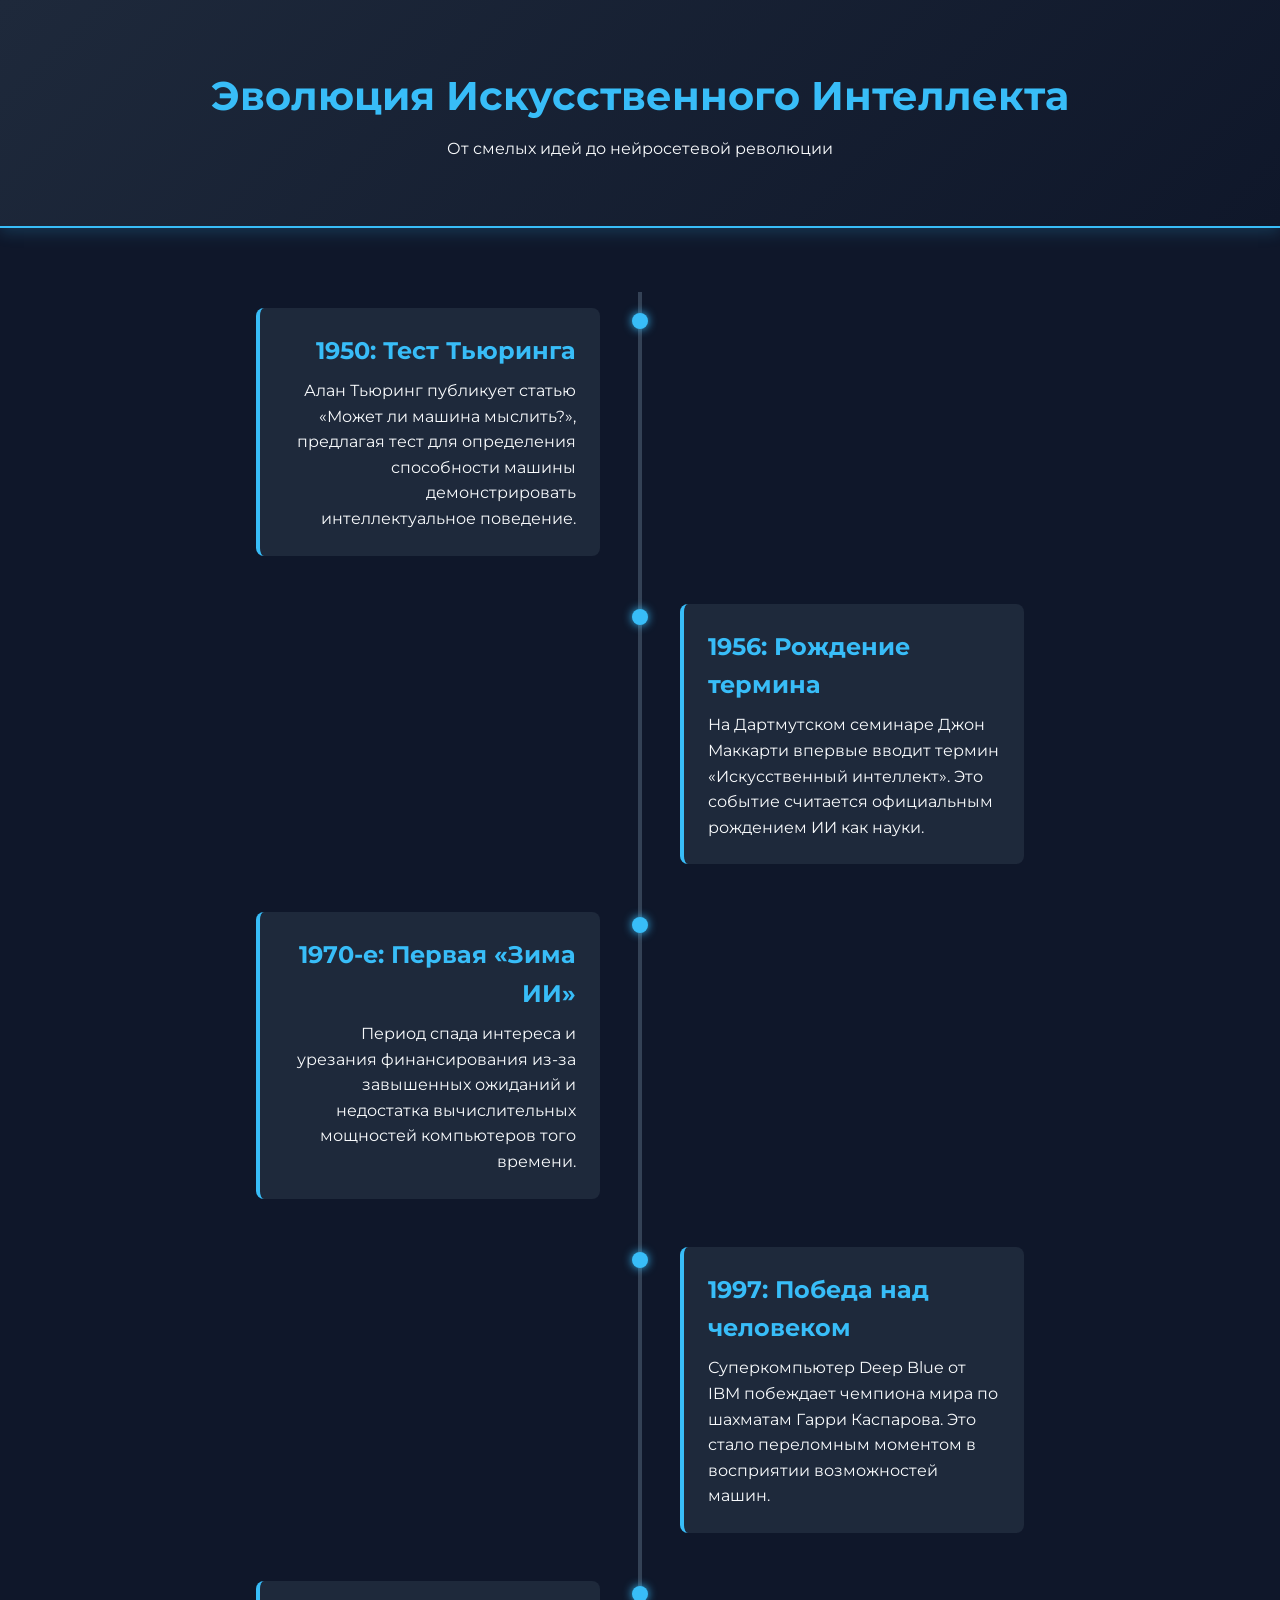
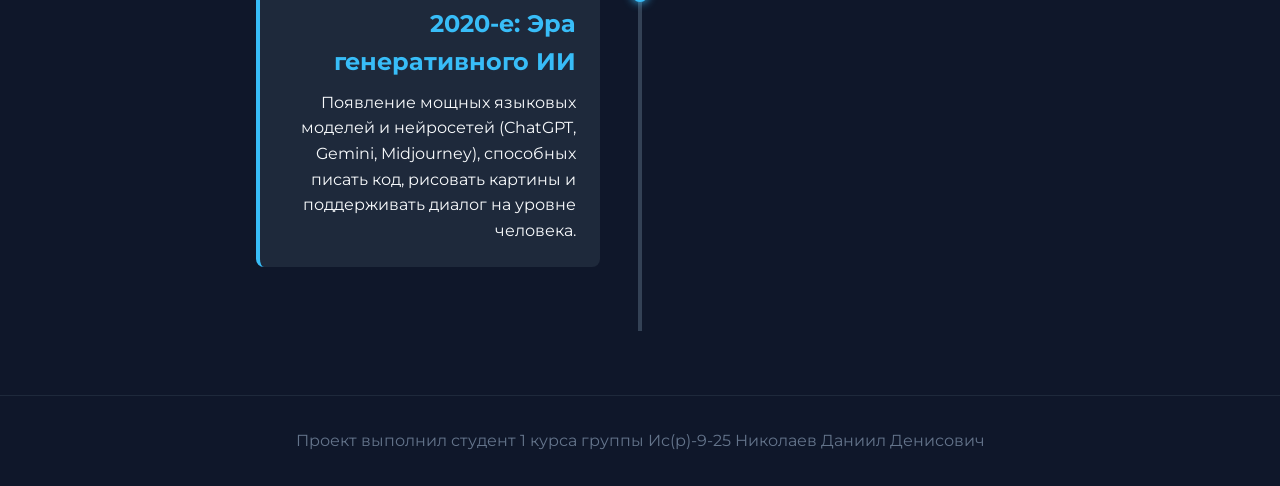
<file: index.html>
<!DOCTYPE html>
<html lang="ru">
<head>
    <meta charset="UTF-8">
    <meta name="viewport" content="width=device-width, initial-scale=1.0">
    <title>История Искусственного Интеллекта</title>
    <link rel="stylesheet" href="style.css">
    <link href="https://fonts.googleapis.com/css2?family=Montserrat:wght@400;700&display=swap" rel="stylesheet">
</head>
<body>
    <header>
        <h1>Эволюция Искусственного Интеллекта</h1>
        <p>От смелых идей до нейросетевой революции</p>
    </header>

    <main class="timeline">
        <div class="timeline-item">
            <div class="timeline-content">
                <h2>1950: Тест Тьюринга</h2>
                <p>Алан Тьюринг публикует статью «Может ли машина мыслить?», предлагая тест для определения способности машины демонстрировать интеллектуальное поведение.</p>
            </div>
        </div>

        <div class="timeline-item">
            <div class="timeline-content">
                <h2>1956: Рождение термина</h2>
                <p>На Дартмутском семинаре Джон Маккарти впервые вводит термин «Искусственный интеллект». Это событие считается официальным рождением ИИ как науки.</p>
            </div>
        </div>

        <div class="timeline-item">
            <div class="timeline-content">
                <h2>1970-е: Первая «Зима ИИ»</h2>
                <p>Период спада интереса и урезания финансирования из-за завышенных ожиданий и недостатка вычислительных мощностей компьютеров того времени.</p>
            </div>
        </div>

        <div class="timeline-item">
            <div class="timeline-content">
                <h2>1997: Победа над человеком</h2>
                <p>Суперкомпьютер Deep Blue от IBM побеждает чемпиона мира по шахматам Гарри Каспарова. Это стало переломным моментом в восприятии возможностей машин.</p>
            </div>
        </div>

        <div class="timeline-item">
            <div class="timeline-content">
                <h2>2020-е: Эра генеративного ИИ</h2>
                <p>Появление мощных языковых моделей и нейросетей (ChatGPT, Gemini, Midjourney), способных писать код, рисовать картины и поддерживать диалог на уровне человека.</p>
            </div>
        </div>
    </main>

    <footer>
        <p>Проект выполнил студент 1 курса группы Ис(р)-9-25 Николаев Даниил Денисович</p>
    </footer>

    <script src="script.js"></script>
</body>
</html>
</file>
<file: style.css>
* {
    margin: 0;
    padding: 0;
    box-sizing: border-box;
}

body {
    font-family: 'Montserrat', sans-serif;
    background-color: #0f172a; /* Темно-синий фон */
    color: #f8fafc;
    line-height: 1.6;
}

header {
    text-align: center;
    padding: 4rem 1rem;
    background: linear-gradient(135deg, #1e293b, #0f172a);
    border-bottom: 2px solid #38bdf8;
    box-shadow: 0 4px 15px rgba(56, 189, 248, 0.2);
}

header h1 {
    font-size: 2.5rem;
    color: #38bdf8; /* Неоновый голубой */
    margin-bottom: 0.5rem;
}

.timeline {
    position: relative;
    max-width: 800px;
    margin: 4rem auto;
    padding: 1rem;
}

/* Линия по центру */
.timeline::before {
    content: '';
    position: absolute;
    left: 20px;
    top: 0;
    bottom: 0;
    width: 4px;
    background: #334155;
}

.timeline-item {
    position: relative;
    margin-bottom: 3rem;
    padding-left: 50px;
    opacity: 0; /* Скрыто до появления при скролле */
    transform: translateX(-50px);
    transition: all 0.6s ease-out;
}

/* Точки на линии */
.timeline-item::before {
    content: '';
    position: absolute;
    left: 14px;
    top: 5px;
    width: 16px;
    height: 16px;
    background: #38bdf8;
    border-radius: 50%;
    box-shadow: 0 0 10px #38bdf8;
}

.timeline-content {
    background: #1e293b;
    padding: 1.5rem;
    border-radius: 8px;
    border-left: 4px solid #38bdf8;
}

.timeline-content h2 {
    color: #38bdf8;
    margin-bottom: 0.5rem;
}

/* Класс для анимации JS */
.timeline-item.show {
    opacity: 1;
    transform: translateX(0);
}

footer {
    text-align: center;
    padding: 2rem;
    background-color: #0f172a;
    color: #64748b;
    border-top: 1px solid #1e293b;
}

/* Адаптив для широких экранов */
@media (min-width: 768px) {
    .timeline::before {
        left: 50%;
        transform: translateX(-50%);
    }
    .timeline-item {
        width: 50%;
        padding-left: 0;
        padding-right: 40px;
        text-align: right;
    }
    .timeline-item:nth-child(even) {
        left: 50%;
        padding-right: 0;
        padding-left: 40px;
        text-align: left;
    }
    .timeline-item::before {
        left: auto;
        right: -8px;
    }
    .timeline-item:nth-child(even)::before {
        left: -8px;
    }
}
</file>
